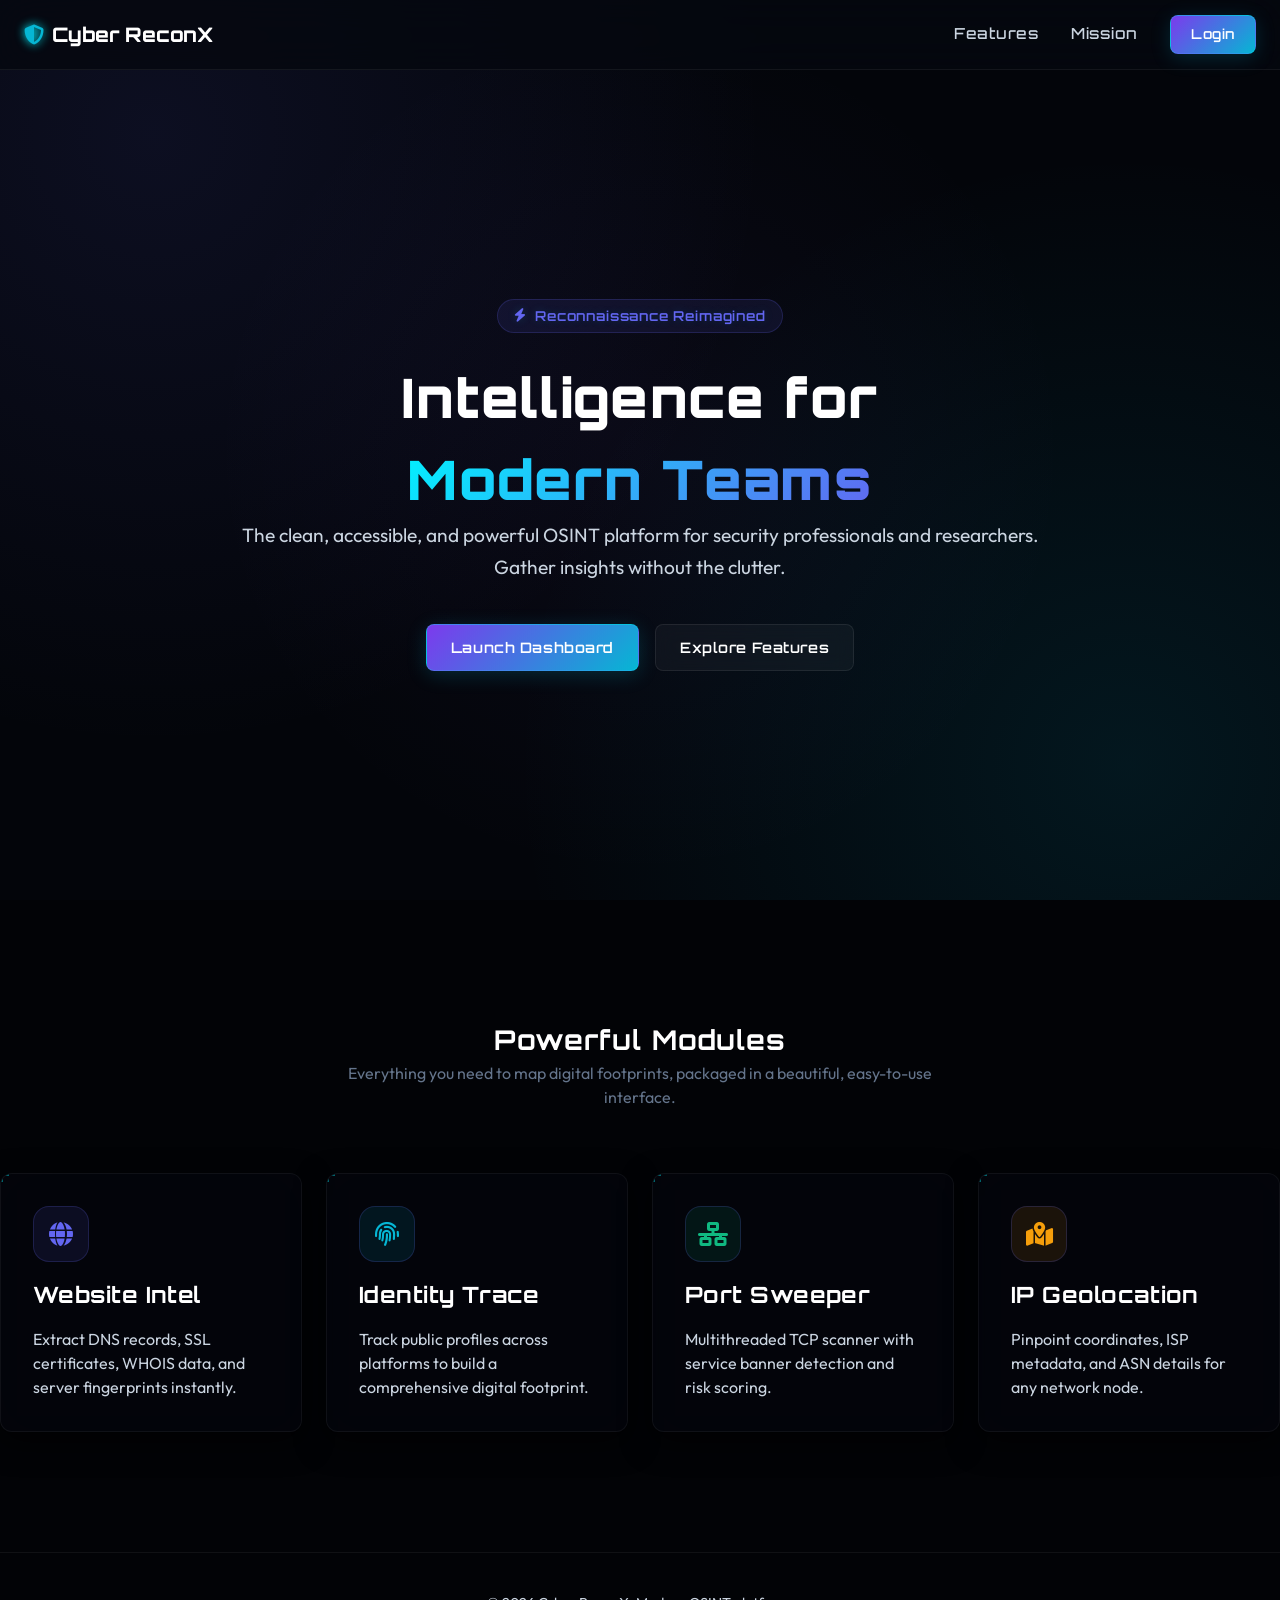
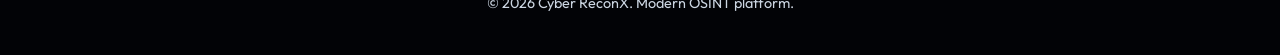
<file: templates/index.html>
<!DOCTYPE html>
<html lang="en">
<head>
    <meta charset="UTF-8">
    <meta name="viewport" content="width=device-width, initial-scale=1.0, maximum-scale=1.0, user-scalable=no">
    <title>Cyber ReconX — Modern Intelligence</title>
    <link rel="stylesheet" href="https://cdnjs.cloudflare.com/ajax/libs/font-awesome/6.4.0/css/all.min.css">
    <link rel="stylesheet" href="/static/css/style.css?v=2.0.8">
    <style>
        /* Landing Page Specific Additions */
        .navbar {
            position: fixed; top: 0; left: 0; right: 0;
            height: 70px; z-index: 1000;
            background: rgba(6, 8, 15, 0.8);
            backdrop-filter: blur(20px); -webkit-backdrop-filter: blur(20px);
            border-bottom: 1px solid var(--border-color);
            transition: all 0.3s ease;
        }
        .nav-content { display: flex; align-items: center; justify-content: space-between; height: 100%; }
        .logo { font-size: 1.25rem; font-weight: 800; color: #fff; text-decoration: none; display: flex; align-items: center; gap: 8px; }
        .logo i { color: var(--primary-cyan); }
        .nav-links { display: flex; gap: 32px; align-items: center; }
        .nav-link { color: var(--text-secondary); text-decoration: none; font-size: 0.95rem; font-weight: 500; transition: color 0.2s ease; }
        .nav-link:hover { color: #fff; }
        
        .hero { min-height: 100vh; display: flex; align-items: center; justify-content: center; position: relative; padding-top: 70px; text-align: center; }
        .hero-content { max-width: 800px; z-index: 2; position: relative; }
        .hero-badge {
            display: inline-flex; align-items: center; gap: 8px;
            padding: 6px 16px; border-radius: var(--radius-full);
            background: rgba(99, 102, 241, 0.1); border: 1px solid rgba(99, 102, 241, 0.2);
            color: var(--primary-indigo); font-size: 0.85rem; font-weight: 600; margin-bottom: 24px;
        }
        .hero p { font-size: 1.2rem; color: var(--text-secondary); margin-bottom: 40px; }
        .hero-actions { display: flex; gap: 16px; justify-content: center; }

        .features { padding: 120px 0; position: relative; z-index: 2; }
        .features-header { text-align: center; margin-bottom: 64px; }
        .features-grid { display: grid; grid-template-columns: repeat(auto-fit, minmax(300px, 1fr)); gap: 24px; }
        
        .feat-card { padding: 32px; display: flex; flex-direction: column; gap: 16px; }
        .feat-icon { width: 56px; height: 56px; border-radius: 16px; background: rgba(99, 102, 241, 0.1); display: flex; align-items: center; justify-content: center; font-size: 1.5rem; color: var(--primary-indigo); }
        
        .footer { padding: 40px 0; border-top: 1px solid var(--border-color); text-align: center; font-size: 0.9rem; position: relative; z-index: 2; }

        @media (max-width: 768px) {
            .nav-links { display: none; }
            .hero p { font-size: 1rem; }
            .hero-actions { flex-direction: column; }
        }
    </style>
</head>
<body>
    <div class="ambient-bg"></div>

    <nav class="navbar">
        <div class="container nav-content">
            <a href="/" class="logo"><i class="fa-solid fa-shield-halved"></i> Cyber ReconX</a>
            <div class="nav-links">
                <a href="#features" class="nav-link">Features</a>
                <a href="#mission" class="nav-link">Mission</a>
                <a href="/login" class="btn btn-primary" style="padding: 8px 20px; font-size: 0.85rem;">Login</a>
            </div>
        </div>
    </nav>

    <header class="hero container fade-in">
        <div class="hero-content">
            <div class="hero-badge slide-up stagger-1">
                <i class="fa-solid fa-bolt"></i> Reconnaissance Reimagined
            </div>
            <h1 class="slide-up stagger-2 mb-3">Intelligence for <span class="text-gradient">Modern Teams</span></h1>
            <p class="slide-up stagger-3">The clean, accessible, and powerful OSINT platform for security professionals and researchers. Gather insights without the clutter.</p>
            <div class="hero-actions slide-up stagger-4">
                <a href="/login" class="btn btn-primary">Launch Dashboard</a>
                <a href="#features" class="btn btn-secondary">Explore Features</a>
            </div>
        </div>
    </header>

    <section id="features" class="features container">
        <div class="features-header slide-up">
            <h2 class="mb-2">Powerful Modules</h2>
            <p style="max-width: 600px; margin: 0 auto; color: var(--text-muted);">Everything you need to map digital footprints, packaged in a beautiful, easy-to-use interface.</p>
        </div>
        <div class="features-grid">
            <div class="glass-card feat-card slide-up stagger-1">
                <div class="feat-icon"><i class="fa-solid fa-globe"></i></div>
                <h3>Website Intel</h3>
                <p class="text-muted">Extract DNS records, SSL certificates, WHOIS data, and server fingerprints instantly.</p>
            </div>
            <div class="glass-card feat-card slide-up stagger-2">
                <div class="feat-icon" style="background: rgba(6, 182, 212, 0.1); color: var(--primary-cyan);"><i class="fa-solid fa-fingerprint"></i></div>
                <h3>Identity Trace</h3>
                <p class="text-muted">Track public profiles across platforms to build a comprehensive digital footprint.</p>
            </div>
            <div class="glass-card feat-card slide-up stagger-3">
                <div class="feat-icon" style="background: rgba(16, 185, 129, 0.1); color: var(--status-success);"><i class="fa-solid fa-network-wired"></i></div>
                <h3>Port Sweeper</h3>
                <p class="text-muted">Multithreaded TCP scanner with service banner detection and risk scoring.</p>
            </div>
            <div class="glass-card feat-card slide-up stagger-4">
                <div class="feat-icon" style="background: rgba(245, 158, 11, 0.1); color: var(--status-warning);"><i class="fa-solid fa-map-location-dot"></i></div>
                <h3>IP Geolocation</h3>
                <p class="text-muted">Pinpoint coordinates, ISP metadata, and ASN details for any network node.</p>
            </div>
        </div>
    </section>

    <footer class="footer container">
        <p class="text-muted">&copy; 2026 Cyber ReconX. Modern OSINT platform.</p>
    </footer>

    <script>
        // Smooth scroll for anchor links
        document.querySelectorAll('a[href^="#"]').forEach(anchor => {
            anchor.addEventListener('click', function (e) {
                e.preventDefault();
                document.querySelector(this.getAttribute('href')).scrollIntoView({ behavior: 'smooth' });
            });
        });

        // Scroll animations
        const observerOptions = { threshold: 0.1, rootMargin: "0px 0px -50px 0px" };
        const observer = new IntersectionObserver((entries) => {
            entries.forEach(entry => {
                if (entry.isIntersecting) {
                    entry.target.style.animationPlayState = 'running';
                    observer.unobserve(entry.target);
                }
            });
        }, observerOptions);

        document.querySelectorAll('.slide-up').forEach(el => {
            el.style.animationPlayState = 'paused';
            observer.observe(el);
        });
    </script>
</body>
</html>
</file>
<file: static/css/style.css>
/* ═════════════════════════════════════════════════════════════════
   MODERN NEON-CYBER SAAS DESIGN SYSTEM — CYBER RECONX
   ═════════════════════════════════════════════════════════════════ */

@import url('https://fonts.googleapis.com/css2?family=Outfit:wght@300;400;500;600;700;800;900&display=swap');
@import url('https://fonts.googleapis.com/css2?family=Orbitron:wght@400;500;600;700;800;900&display=swap');
@import url('https://fonts.googleapis.com/css2?family=JetBrains+Mono:wght@400;500;700&display=swap');

:root {
    /* Base Colors - Futuristic Ultra Dark Obsidian */
    --bg-base: #020306;
    --bg-surface: rgba(4, 5, 9, 0.85);
    --bg-card: rgba(8, 11, 22, 0.35);
    --bg-card-hover: rgba(14, 20, 42, 0.55);
    
    /* Primary Gradient Accents */
    --primary-blue: #1d4ed8;
    --primary-indigo: #6366f1;
    --primary-cyan: #06b6d4;
    --primary-violet: #8b5cf6;
    --primary-gradient: linear-gradient(135deg, #7c3aed 0%, #06b6d4 100%);
    --primary-glow: rgba(124, 58, 237, 0.25);
    
    /* Cyber Neon Glow Highlights */
    --neon-cyan: #00f3ff;
    --neon-violet: #a78bfa;
    --neon-green: #10b981;
    --neon-red: #ff0055;
    
    /* Soft Status Colors */
    --status-success: #10b981;
    --status-success-bg: rgba(16, 185, 129, 0.08);
    --status-warning: #f59e0b;
    --status-warning-bg: rgba(245, 158, 11, 0.08);
    --status-danger: #ef4444;
    --status-danger-bg: rgba(239, 68, 68, 0.08);

    /* Text Hierarchy */
    --text-primary: #ffffff;
    --text-secondary: #cbd5e1;
    --text-muted: #64748b;

    /* Borders & Accents */
    --border-color: rgba(255, 255, 255, 0.06);
    --border-color-hover: rgba(6, 182, 212, 0.3);
    --border-focus: rgba(6, 182, 212, 0.6);
    --border-cyan-glow: rgba(0, 243, 255, 0.3);

    /* Border Radius tokens */
    --radius-sm: 8px;
    --radius-md: 12px;
    --radius-lg: 18px;
    --radius-xl: 24px;
    --radius-full: 9999px;

    /* Shadows & Glows */
    --shadow-sm: 0 4px 8px rgba(0, 0, 0, 0.5);
    --shadow-md: 0 10px 30px rgba(0, 0, 0, 0.7);
    --shadow-lg: 0 20px 50px rgba(0, 0, 0, 0.95);
    --shadow-cyan-glow: 0 0 25px rgba(6, 182, 212, 0.15);
}

/* ─── BASE RESET & DEFAULTS ───────────────── */
* {
    margin: 0;
    padding: 0;
    box-sizing: border-box;
}

html {
    scroll-behavior: smooth;
}

body {
    background-color: var(--bg-base);
    color: var(--text-secondary);
    font-family: 'Outfit', sans-serif;
    line-height: 1.5;
    overflow-x: hidden;
    -webkit-font-smoothing: antialiased;
    -moz-osx-font-smoothing: grayscale;
}

/* ─── CRITICAL UTILITIES ───────────────────── */
.hidden {
    display: none !important;
}

/* Custom Scrollbar - High Tech Thin Track */
::-webkit-scrollbar {
    width: 8px;
    height: 8px;
}
::-webkit-scrollbar-track {
    background: #030408;
}
::-webkit-scrollbar-thumb {
    background: rgba(255, 255, 255, 0.08);
    border-radius: var(--radius-full);
    border: 1px solid rgba(0, 243, 255, 0.03);
}
::-webkit-scrollbar-thumb:hover {
    background: rgba(6, 182, 212, 0.4);
    box-shadow: 0 0 10px rgba(6, 182, 212, 0.5);
}

/* ─── DYNAMIC CYBER BACKGROUND ─────────────── */
.ambient-bg {
    position: fixed;
    top: 0; left: 0; width: 100vw; height: 100vh;
    z-index: -1;
    overflow: hidden;
    pointer-events: none;
    background: 
        radial-gradient(circle at 12% 15%, rgba(99, 102, 241, 0.1) 0%, transparent 45%),
        radial-gradient(circle at 88% 85%, rgba(6, 182, 212, 0.1) 0%, transparent 45%),
        radial-gradient(circle at 50% 50%, rgba(139, 92, 246, 0.05) 0%, transparent 55%),
        #03050a;
}

/* ─── TYPOGRAPHY REFINE ────────────────────── */
h1, h2, h3, h4, h5, h6 {
    color: var(--text-primary);
    font-weight: 700;
    letter-spacing: -0.01em;
}

h1 { font-family: 'Orbitron', sans-serif; font-size: clamp(2.2rem, 5vw, 3.4rem); font-weight: 900; letter-spacing: 0.02em; }
h2 { font-family: 'Orbitron', sans-serif; font-size: 1.7rem; letter-spacing: 0.04em; }
h3 { font-family: 'Orbitron', sans-serif; font-size: 1.4rem; letter-spacing: 0.02em; }
h4 { font-family: 'Orbitron', sans-serif; font-size: 1.15rem; font-weight: 600; }

.text-gradient {
    background: linear-gradient(135deg, var(--neon-cyan) 0%, var(--primary-indigo) 100%);
    -webkit-background-clip: text;
    -webkit-text-fill-color: transparent;
    background-clip: text;
    display: inline-block;
}

.mono-text, .share-tech-mono {
    font-family: 'JetBrains Mono', 'Courier New', monospace;
    font-size: 0.85rem;
    letter-spacing: 0.04em;
}

/* ─── CONTAINER UTILITIES ──────────────────── */
.container {
    max-width: 1360px;
    margin: 0 auto;
    padding: 0 24px;
}

.flex-center { display: flex; align-items: center; justify-content: center; }
.flex-between { display: flex; align-items: center; justify-content: space-between; }

/* ─── BUTTONS ──────────────────────────────── */
.btn {
    display: inline-flex; align-items: center; justify-content: center;
    gap: 8px; padding: 12px 24px;
    border-radius: var(--radius-sm);
    font-size: 0.9rem; font-weight: 600;
    cursor: pointer; text-decoration: none;
    transition: all 0.25s cubic-bezier(0.4, 0, 0.2, 1);
    border: 1px solid transparent;
    outline: none;
    letter-spacing: 0.04em;
    font-family: 'Orbitron', sans-serif;
}

.btn-primary {
    background: var(--primary-gradient);
    color: #ffffff;
    box-shadow: 0 4px 20px rgba(6, 182, 212, 0.2);
    border: 1px solid rgba(0, 243, 255, 0.25);
}

.btn-primary:hover {
    box-shadow: 0 0 25px rgba(6, 182, 212, 0.5);
    transform: translateY(-2px);
    border-color: var(--neon-cyan);
}

.btn-secondary {
    background: rgba(255, 255, 255, 0.04);
    color: var(--text-primary);
    border: 1px solid rgba(255, 255, 255, 0.08);
    backdrop-filter: blur(10px);
    -webkit-backdrop-filter: blur(10px);
}

.btn-secondary:hover {
    background: rgba(255, 255, 255, 0.08);
    border-color: rgba(6, 182, 212, 0.4);
    color: #fff;
    transform: translateY(-2px);
    box-shadow: 0 0 15px rgba(6, 182, 212, 0.1);
}

.w-full { width: 100%; }
.btn-sm { padding: 8px 16px; font-size: 0.8rem; }

/* ─── INPUT CONSOLE CONTROLS ───────────────── */
.input-group { position: relative; margin-bottom: 22px; }

.form-control {
    width: 100%;
    background: rgba(3, 5, 10, 0.8);
    border: 1px solid rgba(255, 255, 255, 0.08);
    border-radius: var(--radius-sm);
    padding: 14px 16px;
    color: var(--text-primary);
    font-size: 0.95rem;
    font-family: 'JetBrains Mono', monospace;
    transition: all 0.3s ease;
}

.form-control::placeholder { color: var(--text-muted); font-size: 0.9rem; }

.form-control:focus {
    border-color: rgba(6, 182, 212, 0.8);
    box-shadow: 0 0 20px rgba(6, 182, 212, 0.2);
    background: rgba(3, 5, 10, 0.95);
    outline: none;
}

.form-icon {
    position: absolute;
    left: 16px; top: 50%;
    transform: translateY(-50%);
    color: var(--text-muted);
}
.form-control.has-icon { padding-left: 44px; }

/* ─── GLASS PANELS (SaaS Cards) ─────────────── */
.glass-card, .panel {
    background: var(--bg-card);
    backdrop-filter: blur(25px);
    -webkit-backdrop-filter: blur(25px);
    border: 1px solid rgba(255, 255, 255, 0.05);
    border-radius: var(--radius-md);
    box-shadow: var(--shadow-md);
    transition: all 0.3s cubic-bezier(0.25, 0.8, 0.25, 1);
    position: relative;
    overflow: hidden;
}

/* Corner bracket tech aesthetics for glass cards */
.glass-card::before {
    content: '';
    position: absolute;
    top: 0; left: 0; width: 6px; height: 6px;
    border-top: 2px solid rgba(0, 243, 255, 0.4);
    border-left: 2px solid rgba(0, 243, 255, 0.4);
    pointer-events: none;
}

.glass-card:hover {
    background: var(--bg-card-hover);
    border-color: rgba(6, 182, 212, 0.35);
    box-shadow: var(--shadow-lg), 0 0 25px rgba(6, 182, 212, 0.08);
    transform: translateY(-2px);
}

.glass-card:hover::before {
    border-color: var(--neon-cyan);
    box-shadow: 0 0 5px var(--neon-cyan);
}

/* ─── BADGES ───────────────────────────────── */
.badge {
    display: inline-flex; align-items: center; gap: 6px;
    padding: 4px 12px; border-radius: var(--radius-sm);
    font-size: 0.75rem; font-weight: 700; text-transform: uppercase;
    letter-spacing: 0.06em;
    font-family: 'Orbitron', sans-serif;
    border: 1px solid transparent;
}

.badge-success { background: rgba(16, 185, 129, 0.08); color: var(--neon-green); border-color: rgba(16, 185, 129, 0.25); }
.badge-warning { background: rgba(245, 158, 11, 0.08); color: var(--status-warning); border-color: rgba(245, 158, 11, 0.25); }
.badge-danger { background: rgba(239, 68, 68, 0.08); color: var(--neon-red); border-color: rgba(239, 68, 68, 0.25); }
.badge-info { background: rgba(6, 182, 212, 0.08); color: var(--neon-cyan); border-color: rgba(6, 182, 212, 0.25); }

.bg-red { background: rgba(239, 68, 68, 0.12) !important; color: var(--status-danger) !important; border: 1px solid rgba(239, 68, 68, 0.3) !important; }
.bg-yellow { background: rgba(245, 158, 11, 0.12) !important; color: var(--status-warning) !important; border: 1px solid rgba(245, 158, 11, 0.3) !important; }
.bg-cyan { background: rgba(6, 182, 212, 0.12) !important; color: var(--neon-cyan) !important; border: 1px solid rgba(6, 182, 212, 0.3) !important; }

/* ─── DYNAMIC LAYOUT & ROUTING (SPA) ───────── */
.dashboard-layout { display: flex; height: 100vh; overflow: hidden; }

/* SIDEBAR RE-DESIGN */
.sidebar {
    width: 280px; background: rgba(5, 7, 13, 0.98);
    backdrop-filter: blur(30px);
    -webkit-backdrop-filter: blur(30px);
    border-right: 1px solid rgba(255, 255, 255, 0.04);
    display: flex; flex-direction: column; z-index: 100;
    box-shadow: 10px 0 40px rgba(0, 0, 0, 0.8);
}
.sidebar-header { padding: 24px; border-bottom: 1px solid rgba(255, 255, 255, 0.04); }
.sidebar-logo { font-family: 'Orbitron', sans-serif; font-size: 1.2rem; font-weight: 900; color: #fff; display: flex; align-items: center; gap: 10px; letter-spacing: 0.06em; }
.sidebar-logo i { color: var(--neon-cyan); text-shadow: 0 0 10px var(--neon-cyan); }

.sidebar-user { padding: 22px 24px; display: flex; align-items: center; gap: 14px; border-bottom: 1px solid rgba(255, 255, 255, 0.04); background: rgba(255,255,255,0.005); }
.user-avatar { width: 44px; height: 44px; border-radius: var(--radius-sm); background: rgba(255,255,255,0.02); border: 1px solid rgba(6, 182, 212, 0.25); display: flex; align-items: center; justify-content: center; color: var(--neon-cyan); font-weight: 700; overflow: hidden; }
.user-info { display: flex; flex-direction: column; }
.user-name { font-size: 0.9rem; font-weight: 600; color: #fff; letter-spacing: 0.03em; }
.user-status { font-size: 0.72rem; color: var(--text-muted); display: flex; align-items: center; gap: 6px; font-family: 'JetBrains Mono', monospace; }
.pulse-dot { width: 7px; height: 7px; border-radius: 50%; background: var(--status-success); box-shadow: 0 0 10px var(--status-success); animation: pulse-soft 2s infinite; }

.nav-menu { flex: 1; padding: 22px 14px; overflow-y: auto; display: flex; flex-direction: column; gap: 6px; }
.nav-label { font-family: 'Orbitron', sans-serif; font-size: 0.75rem; font-weight: 700; color: var(--text-muted); text-transform: uppercase; letter-spacing: 0.08em; padding: 0 12px; margin-bottom: 8px; margin-top: 14px; }
.nav-item {
    display: flex; align-items: center; gap: 14px;
    padding: 12px 16px; border-radius: var(--radius-sm);
    color: var(--text-secondary); text-decoration: none; font-weight: 500; font-size: 0.92rem;
    transition: all 0.2s cubic-bezier(0.4, 0, 0.2, 1); cursor: pointer;
    border-left: 3px solid transparent;
}
.nav-item:hover { color: #fff; background: rgba(255, 255, 255, 0.02); padding-left: 20px; }
.nav-item.active { 
    color: #fff; 
    background: linear-gradient(90deg, rgba(6, 182, 212, 0.1) 0%, transparent 100%);
    border-left-color: var(--neon-cyan);
    font-weight: 600;
}
.nav-item.active i { color: var(--neon-cyan); text-shadow: 0 0 10px rgba(0, 243, 255, 0.5); }
.nav-item i { width: 20px; text-align: center; font-size: 1.05rem; }

.sidebar-footer { padding: 22px 24px; border-top: 1px solid rgba(255, 255, 255, 0.04); }
.clock-display { font-family: 'JetBrains Mono', monospace; font-size: 1.4rem; font-weight: 700; color: #fff; margin-bottom: 12px; letter-spacing: 0.06em; text-shadow: 0 0 10px rgba(255,255,255,0.1); }

/* MAIN CONTENT */
.main-content { flex: 1; display: flex; flex-direction: column; overflow: hidden; background: var(--bg-base); position: relative; }

.topbar {
    height: 70px; padding: 0 32px;
    background: rgba(4, 6, 12, 0.85); backdrop-filter: blur(20px);
    -webkit-backdrop-filter: blur(20px);
    border-bottom: 1px solid rgba(255, 255, 255, 0.04);
    display: flex; align-items: center; justify-content: space-between;
    z-index: 10;
}
.topbar-title { font-family: 'Orbitron', sans-serif; font-size: 1.05rem; font-weight: 700; color: #fff; text-transform: uppercase; letter-spacing: 0.06em; }

.workspace { flex: 1; padding: 32px; overflow-y: auto; }

/* ─── DASHBOARD STATS WIDGETS ──────────────── */
.stats-grid { display: grid; grid-template-columns: repeat(auto-fit, minmax(230px, 1fr)); gap: 24px; margin-bottom: 32px; }
.stat-card { padding: 24px; display: flex; justify-content: space-between; align-items: center; }
.stat-info { display: flex; flex-direction: column; gap: 6px; }
.stat-label { font-size: 0.75rem; color: var(--text-muted); font-weight: 600; text-transform: uppercase; letter-spacing: 0.06em; }
.stat-value { font-family: 'Orbitron', sans-serif; font-size: 2.3rem; font-weight: 900; color: #fff; line-height: 1; }
.stat-icon { width: 50px; height: 50px; border-radius: var(--radius-sm); display: flex; align-items: center; justify-content: center; font-size: 1.35rem; }

.b-blue { background: rgba(59, 130, 246, 0.08); color: #3b82f6; border: 1px solid rgba(59, 130, 246, 0.2); }
.b-red { background: rgba(239, 68, 68, 0.08); color: #ef4444; border: 1px solid rgba(239, 68, 68, 0.2); }
.b-yellow { background: rgba(245, 158, 11, 0.08); color: #f59e0b; border: 1px solid rgba(245, 158, 11, 0.2); }
.b-indigo { background: rgba(99, 102, 241, 0.08); color: #6366f1; border: 1px solid rgba(99, 102, 241, 0.2); }

.grid-2 { display: grid; grid-template-columns: 1fr 1fr; gap: 32px; margin-bottom: 32px; }
.panel-header { font-family: 'Orbitron', sans-serif; font-size: 1rem; font-weight: 700; color: #fff; margin-bottom: 22px; display: flex; justify-content: space-between; align-items: center; letter-spacing: 0.04em; }

.chart-container { height: 260px; position: relative; }
.activity-feed { height: 260px; overflow-y: auto; padding-right: 8px; }
.activity-feed p { font-family: 'JetBrains Mono', monospace; font-size: 0.8rem; margin-bottom: 8px; padding: 12px; background: rgba(3,5,10,0.5); border-radius: var(--radius-sm); border: 1px solid rgba(255,255,255,0.03); line-height: 1.45; }

/* ─── SPA VIEWS TRANSITION ─────────────────── */
.tab-content { display: none; }
.tab-content.active { display: block; animation: fadeIn 0.4s cubic-bezier(0.16, 1, 0.3, 1) forwards; }

.tool-header { max-width: 800px; margin-bottom: 32px; }
.tool-header h2 { font-size: 1.65rem; margin-bottom: 10px; display: flex; align-items: center; gap: 12px; }
.tool-header p { font-size: 0.95rem; color: var(--text-secondary); line-height: 1.5; }

/* DATA TABLES */
.results-header { display: flex; justify-content: space-between; align-items: flex-end; padding: 24px; border-bottom: 1px solid rgba(255,255,255,0.04); background: rgba(3,5,10,0.4); border-radius: var(--radius-md) var(--radius-md) 0 0; }

.data-table { width: 100%; border-collapse: collapse; text-align: left; }
.data-table th { padding: 16px 24px; font-family: 'Orbitron', sans-serif; font-size: 0.75rem; font-weight: 700; color: var(--text-muted); text-transform: uppercase; border-bottom: 2px solid rgba(255,255,255,0.04); letter-spacing: 0.06em; }
.data-table td { padding: 16px 24px; border-bottom: 1px solid rgba(255,255,255,0.03); font-size: 0.9rem; color: var(--text-secondary); }
.data-table tr:hover td { color: #fff; background: rgba(255, 255, 255, 0.008); }

.grid-detail { display: grid; grid-template-columns: 1fr 1fr; gap: 24px; padding: 24px; }
.detail-group { margin-bottom: 16px; }
.detail-label { font-size: 0.78rem; color: var(--text-muted); font-weight: 600; text-transform: uppercase; letter-spacing: 0.04em; margin-bottom: 6px; }
.detail-value { font-size: 0.98rem; font-weight: 500; color: #fff; }

/* ─── DYNAMIC METADATA GRID DISPLAY ────────── */
.cyber-score-card {
    transition: all 0.3s ease;
}
.cyber-score-card:hover {
    border-color: rgba(6, 182, 212, 0.4) !important;
    box-shadow: 0 0 20px rgba(6, 182, 212, 0.12);
}

.image-grid-split {
    transition: all 0.3s ease;
}

@media (max-width: 1024px) {
    .image-grid-split { grid-template-columns: 1fr !important; }
}

/* ─── DRAG-AND-DROP CYBER UPLOAD ZONE ──────── */
#image-drop-zone {
    position: relative;
    overflow: hidden;
    border: 2px dashed rgba(6, 182, 212, 0.3) !important;
    transition: all 0.3s cubic-bezier(0.25, 0.8, 0.25, 1);
    background: rgba(3, 5, 10, 0.5) !important;
}

#image-drop-zone::before {
    content: '';
    position: absolute;
    top: -100%; left: 0; width: 100%; height: 3px;
    background: linear-gradient(90deg, transparent, var(--neon-cyan), transparent);
    box-shadow: 0 0 12px var(--neon-cyan);
    opacity: 0;
    transition: opacity 0.3s ease;
}

#image-drop-zone.dragover, #image-drop-zone:hover {
    border-color: var(--neon-cyan) !important;
    background: rgba(6, 182, 212, 0.04) !important;
    box-shadow: 0 0 30px rgba(6, 182, 212, 0.12);
}

#image-drop-zone.dragover::before {
    opacity: 1;
    animation: laser-sweep 2.5s infinite linear;
}

@keyframes laser-sweep {
    0% { top: 0%; }
    50% { top: 100%; }
    100% { top: 0%; }
}

/* Upload Preview Panel */
#upload-preview-area {
    border: 1px solid rgba(6, 182, 212, 0.25);
    box-shadow: inset 0 0 16px rgba(6, 182, 212, 0.08);
}

/* Spinner */
.spinner {
    width: 32px; height: 32px;
    border: 3px solid rgba(6, 182, 212, 0.15);
    border-top-color: var(--neon-cyan);
    border-radius: 50%;
    animation: spin 0.8s linear infinite;
    box-shadow: 0 0 12px rgba(0, 243, 255, 0.2);
}
@keyframes spin { to { transform: rotate(360deg); } }

/* ─── AI SIMILAR PHOTOS MATCH CARDS ────────── */
.match-card {
    background: rgba(3, 5, 10, 0.5);
    border: 1px solid rgba(255, 255, 255, 0.04);
    border-radius: var(--radius-md);
    padding: 20px;
    display: flex;
    flex-direction: column;
    gap: 14px;
    transition: all 0.3s cubic-bezier(0.25, 0.8, 0.25, 1);
}

.match-card:hover {
    background: rgba(16, 24, 48, 0.6);
    border-color: rgba(6, 182, 212, 0.35);
    box-shadow: 0 10px 30px rgba(0, 0, 0, 0.5), 0 0 20px rgba(6, 182, 212, 0.05);
}

.match-card-header {
    display: flex;
    justify-content: space-between;
    align-items: center;
    border-bottom: 1px solid rgba(255, 255, 255, 0.04);
    padding-bottom: 10px;
}

.match-category-tag {
    font-family: 'Orbitron', sans-serif;
    font-size: 0.78rem;
    font-weight: 700;
    color: var(--neon-cyan);
    letter-spacing: 0.06em;
}

.match-type-badge {
    font-size: 0.68rem;
    font-weight: 800;
    padding: 3px 10px;
    border-radius: var(--radius-sm);
    letter-spacing: 0.04em;
    font-family: 'Orbitron', sans-serif;
}

.match-type-exact { background: rgba(16, 185, 129, 0.08); color: var(--neon-green); border: 1px solid rgba(16, 185, 129, 0.25); }
.match-type-high { background: rgba(245, 158, 11, 0.08); color: var(--status-warning); border: 1px solid rgba(245, 158, 11, 0.25); }
.match-type-partial { background: rgba(99, 102, 241, 0.08); color: var(--primary-indigo); border: 1px solid rgba(99, 102, 241, 0.25); }

.match-details-body {
    display: flex;
    gap: 20px;
    align-items: flex-start;
}

@media (max-width: 1200px) {
    .match-details-body { flex-direction: column; }
    .match-details-right { width: 100% !important; min-width: 100% !important; }
}

.match-thumb-preview {
    width: 100px;
    height: 100px;
    min-width: 100px;
    border-radius: var(--radius-sm);
    overflow: hidden;
    border: 1px solid rgba(255, 255, 255, 0.08);
    background: #020305;
    box-shadow: 0 4px 12px rgba(0,0,0,0.4);
}

.match-thumb-img {
    width: 100%;
    height: 100%;
    object-fit: cover;
    transition: transform 0.4s ease;
}
.match-card:hover .match-thumb-img {
    transform: scale(1.1);
}

.match-details-left {
    flex: 1;
    display: flex;
    flex-direction: column;
    gap: 8px;
}

.match-source-title {
    font-size: 1rem;
    font-weight: 600;
    color: #fff;
    letter-spacing: 0.02em;
}

.match-summary-text {
    font-size: 0.85rem;
    color: var(--text-secondary);
    line-height: 1.45;
}

/* Suggestion Block */
.match-recon-suggestion {
    background: rgba(99, 102, 241, 0.04);
    border-left: 3px solid var(--primary-indigo);
    padding: 8px 14px;
    border-radius: 0 var(--radius-sm) var(--radius-sm) 0;
    margin-top: 4px;
}

.suggestion-label {
    font-size: 0.72rem;
    font-weight: 800;
    color: var(--primary-indigo);
    display: flex;
    align-items: center;
    gap: 6px;
    font-family: 'Orbitron', sans-serif;
    letter-spacing: 0.03em;
}

.suggestion-text {
    font-size: 0.8rem;
    color: #e2e8f0;
    margin-top: 3px;
    line-height: 1.45;
}

.match-meta-info {
    display: flex;
    flex-wrap: wrap;
    gap: 14px;
    margin-top: 6px;
    font-family: 'JetBrains Mono', monospace;
    font-size: 0.72rem;
    color: var(--text-muted);
}

.match-meta-info span {
    display: flex;
    align-items: center;
    gap: 5px;
}

.match-details-right {
    width: 160px;
    min-width: 160px;
    display: flex;
    flex-direction: column;
    justify-content: space-between;
    align-self: stretch;
}

.match-confidence-container {
    display: flex;
    flex-direction: column;
    gap: 6px;
}

.match-confidence-txt {
    font-family: 'JetBrains Mono', monospace;
    font-size: 0.75rem;
    font-weight: 600;
    color: #fff;
    text-align: right;
}

.match-bar-container {
    height: 6px;
    background: rgba(255, 255, 255, 0.04);
    border-radius: var(--radius-full);
    overflow: hidden;
}

.match-bar-fill {
    height: 100%;
    border-radius: var(--radius-full);
    transition: width 0.8s ease-in-out;
}

.bg-green-fill { background: linear-gradient(90deg, #10b981, #00ff66); box-shadow: 0 0 10px rgba(16, 185, 129, 0.3); }
.bg-yellow-fill { background: linear-gradient(90deg, #f59e0b, #fbbf24); box-shadow: 0 0 10px rgba(245, 158, 11, 0.3); }
.bg-cyan-fill { background: linear-gradient(90deg, #06b6d4, #00f3ff); box-shadow: 0 0 10px rgba(6, 182, 212, 0.3); }

.btn-glow {
    box-shadow: 0 2px 10px rgba(6, 182, 212, 0.15);
}
.btn-glow:hover {
    box-shadow: 0 0 20px rgba(6, 182, 212, 0.4);
    border-color: var(--neon-cyan);
}

/* Security Headers Pills */
.header-pill {
    background: rgba(255, 255, 255, 0.005);
    border: 1px solid rgba(255, 255, 255, 0.03);
    border-radius: var(--radius-sm);
    padding: 12px 16px;
    display: flex;
    justify-content: space-between;
    align-items: center;
    transition: all 0.2s ease;
}
.header-pill:hover { background: rgba(255, 255, 255, 0.02); border-color: rgba(255,255,255,0.08); }
.header-pill.secure { border-left: 4px solid var(--status-success); }
.header-pill.warning { border-left: 4px solid var(--status-danger); }

.header-pill-left { display: flex; flex-direction: column; gap: 4px; }
.header-pill-name { font-family: 'JetBrains Mono', monospace; font-size: 0.85rem; font-weight: 600; color: #fff; }
.header-pill-desc { font-size: 0.75rem; color: var(--text-secondary); }

.status-badge { font-size: 0.7rem; font-weight: 700; padding: 3px 8px; border-radius: 4px; }
.status-badge.secure { background: rgba(16, 185, 129, 0.1); color: var(--status-success); }
.status-badge.warning { background: rgba(239, 68, 68, 0.1); color: var(--status-danger); }

/* Username Profile Footprint cards */
.profile-stat-card {
    background: rgba(255, 255, 255, 0.005);
    border: 1px solid rgba(255, 255, 255, 0.03);
    border-radius: var(--radius-sm);
    padding: 14px 18px;
    display: flex;
    justify-content: space-between;
    align-items: center;
    transition: all 0.2s ease;
}
.profile-stat-card:hover { border-color: rgba(6, 182, 212, 0.25); background: rgba(255, 255, 255, 0.02); }
.card-found { border-left: 4px solid var(--primary-cyan) !important; }
.profile-card-left { display: flex; flex-direction: column; gap: 4px; }
.profile-platform { font-size: 0.92rem; font-weight: 600; color: #fff; }
.resolved-handle { font-family: 'JetBrains Mono', monospace; font-size: 0.78rem; color: #c084fc; }

.status-found {
    font-size: 0.8rem; font-weight: 600; color: var(--neon-cyan);
    text-decoration: none; display: flex; align-items: center; gap: 6px;
    font-family: 'Orbitron', sans-serif;
    letter-spacing: 0.02em;
}
.status-found:hover { color: #fff; text-shadow: 0 0 8px var(--neon-cyan); }
.status-missing { font-size: 0.8rem; color: var(--text-muted); display: flex; align-items: center; gap: 6px; font-family: 'Orbitron', sans-serif; }

/* ─── DYNAMIC OPSEC WARNINGS ───────────────── */
.text-purple { color: #c084fc !important; }
.text-cyan { color: var(--neon-cyan) !important; }
.text-yellow { color: var(--status-warning) !important; }
.text-red { color: var(--neon-red) !important; }
.text-green { color: var(--neon-green) !important; }

/* ─── MOBILE LAYOUT COMPATIBILITY ──────────── */
.mobile-overlay { display: none; position: fixed; inset: 0; background: rgba(0,0,0,0.85); z-index: 90; backdrop-filter: blur(8px); }
.mobile-overlay.show { display: block; }

@media (max-width: 1024px) {
    .grid-2 { grid-template-columns: 1fr; }
}
@media (max-width: 768px) {
    .sidebar { position: fixed; left: -280px; height: 100vh; transition: transform 0.3s cubic-bezier(0.4, 0, 0.2, 1); }
    .sidebar.open { transform: translateX(280px); }
    .menu-toggle { display: block !important; }
    .topbar { padding: 0 20px; }
    .workspace { padding: 20px; }
    .stats-grid { grid-template-columns: 1fr 1fr; }
    .results-header { flex-direction: column; align-items: flex-start; gap: 14px; }
    .grid-detail { grid-template-columns: 1fr; padding: 16px; }
}
@media (max-width: 480px) {
    .stats-grid { grid-template-columns: 1fr; }
}

/* ─── LANDING PAGE HERO AND NAVBAR ─────────── */
.navbar {
    position: fixed; top: 0; left: 0; right: 0;
    height: 70px; z-index: 1000;
    background: rgba(4, 5, 8, 0.85);
    backdrop-filter: blur(25px);
    -webkit-backdrop-filter: blur(25px);
    border-bottom: 1px solid rgba(255, 255, 255, 0.04);
    transition: all 0.3s ease;
}
.nav-content { display: flex; align-items: center; justify-content: space-between; height: 100%; }
.logo { font-family: 'Orbitron', sans-serif; font-size: 1.25rem; font-weight: 900; color: #fff; text-decoration: none; display: flex; align-items: center; gap: 10px; }
.logo i { color: var(--neon-cyan); text-shadow: 0 0 10px var(--neon-cyan); }
.nav-links { display: flex; gap: 32px; align-items: center; }
.nav-link { color: var(--text-secondary); text-decoration: none; font-size: 0.92rem; font-weight: 500; transition: color 0.2s ease; font-family: 'Orbitron', sans-serif; letter-spacing: 0.05em; }
.nav-link:hover { color: #fff; text-shadow: 0 0 8px var(--neon-cyan); }

.hero { min-height: 100vh; display: flex; align-items: center; justify-content: center; position: relative; padding-top: 70px; text-align: center; }
.hero-content { max-width: 800px; z-index: 2; position: relative; }
.hero-badge {
    display: inline-flex; align-items: center; gap: 8px;
    padding: 6px 16px; border-radius: var(--radius-full);
    background: rgba(6, 182, 212, 0.05); border: 1px solid rgba(6, 182, 212, 0.2);
    color: var(--neon-cyan); font-size: 0.8rem; font-weight: 700; margin-bottom: 24px;
    font-family: 'Orbitron', sans-serif; letter-spacing: 0.06em;
    text-shadow: 0 0 10px rgba(6, 182, 212, 0.2);
}
.hero p { font-size: 1.25rem; color: var(--text-secondary); margin-bottom: 40px; line-height: 1.65; }
.hero-actions { display: flex; gap: 16px; justify-content: center; }

.features { padding: 120px 0; position: relative; z-index: 2; }
.features-header { text-align: center; margin-bottom: 64px; }
.features-grid { display: grid; grid-template-columns: repeat(auto-fit, minmax(300px, 1fr)); gap: 24px; }

.feat-card { padding: 32px; display: flex; flex-direction: column; gap: 16px; }
.feat-icon { width: 56px; height: 56px; border-radius: 12px; background: rgba(99, 102, 241, 0.08); display: flex; align-items: center; justify-content: center; font-size: 1.5rem; color: var(--primary-indigo); border: 1px solid rgba(99, 102, 241, 0.2); }

.footer { padding: 40px 0; border-top: 1px solid rgba(255, 255, 255, 0.04); text-align: center; font-size: 0.85rem; position: relative; z-index: 2; }

@keyframes fadeIn {
    from { opacity: 0; transform: translateY(10px); }
    to { opacity: 1; transform: translateY(0); }
}

@keyframes pulse-soft {
    0% { opacity: 0.6; }
    50% { opacity: 1; }
    100% { opacity: 0.6; }
}

@media (max-width: 768px) {
    .nav-links { display: none; }
    .hero p { font-size: 1rem; }
    .hero-actions { flex-direction: column; width: 100%; }
    .hero-actions .btn { width: 100%; }
}

/* ─── PREMIUM SOURCE SPOTLIGHT CARD & MIRRORS ─── */

.spotlight-card {
    position: relative;
    background: linear-gradient(135deg, rgba(8, 14, 28, 0.95) 0%, rgba(4, 7, 15, 0.98) 100%);
    backdrop-filter: blur(25px);
    -webkit-backdrop-filter: blur(25px);
    border: 1.5px solid rgba(0, 243, 255, 0.25);
    border-radius: var(--radius-md);
    padding: 24px;
    margin-bottom: 24px;
    box-shadow: 0 12px 40px rgba(0, 0, 0, 0.65), 0 0 30px rgba(0, 243, 255, 0.08);
    overflow: hidden;
    transition: all 0.3s cubic-bezier(0.25, 0.8, 0.25, 1);
}

.spotlight-card:hover {
    border-color: var(--neon-cyan);
    box-shadow: 0 16px 50px rgba(0, 0, 0, 0.85), 0 0 40px rgba(0, 243, 255, 0.15);
    transform: translateY(-2.5px);
}

/* Corner bracket accents for spotlight */
.spotlight-card::after {
    content: '';
    position: absolute;
    bottom: 0; right: 0; width: 8px; height: 8px;
    border-bottom: 2px solid var(--neon-cyan);
    border-right: 2px solid var(--neon-cyan);
    pointer-events: none;
}

.spotlight-glow-border {
    position: absolute;
    top: 0; left: 0; right: 0; height: 3px;
    background: linear-gradient(90deg, transparent, var(--neon-cyan), var(--primary-indigo), transparent);
    box-shadow: 0 0 15px rgba(0, 243, 255, 0.4);
    opacity: 0.8;
}

.spotlight-badge-container {
    display: flex;
    justify-content: space-between;
    align-items: center;
    margin-bottom: 18px;
    flex-wrap: wrap;
    gap: 10px;
}

.spotlight-badge {
    font-family: 'Orbitron', sans-serif;
    font-size: 0.72rem;
    font-weight: 800;
    color: var(--neon-green);
    letter-spacing: 0.08em;
    display: flex;
    align-items: center;
    gap: 6px;
    background: rgba(16, 185, 129, 0.05);
    border: 1px solid rgba(16, 185, 129, 0.2);
    padding: 4px 10px;
    border-radius: 4px;
}

.spotlight-body {
    display: flex;
    gap: 24px;
    align-items: flex-start;
}

@media (max-width: 992px) {
    .spotlight-body {
        flex-direction: column;
    }
    .spotlight-right {
        width: 100% !important;
        margin-top: 14px;
    }
}

.spotlight-left {
    flex: 1;
    display: flex;
    gap: 20px;
    align-items: flex-start;
}

@media (max-width: 576px) {
    .spotlight-left {
        flex-direction: column;
        align-items: center;
        text-align: center;
    }
    .spotlight-info {
        text-align: left;
    }
}

.spotlight-thumb-wrapper {
    position: relative;
    width: 110px;
    height: 110px;
    min-width: 110px;
    border-radius: var(--radius-sm);
    overflow: hidden;
    border: 1.5px solid rgba(0, 243, 255, 0.2);
    box-shadow: 0 6px 16px rgba(0, 0, 0, 0.5);
    background: #020305;
}

.spotlight-thumb-img {
    width: 100%;
    height: 100%;
    object-fit: cover;
    transition: transform 0.4s ease;
}

.spotlight-card:hover .spotlight-thumb-img {
    transform: scale(1.1);
}

.spotlight-thumb-scan {
    position: absolute;
    top: 0; left: 0; width: 100%; height: 3px;
    background: linear-gradient(90deg, transparent, var(--neon-cyan), transparent);
    box-shadow: 0 0 10px var(--neon-cyan);
    animation: laser-sweep 2.2s infinite linear;
    z-index: 2;
    pointer-events: none;
}

.spotlight-info {
    flex: 1;
    display: flex;
    flex-direction: column;
    gap: 8px;
}

.spotlight-title {
    font-size: 1.15rem;
    font-weight: 700;
    color: #fff;
    font-family: 'Orbitron', sans-serif;
    letter-spacing: 0.03em;
}

.spotlight-summary {
    font-size: 0.88rem;
    color: var(--text-secondary);
    line-height: 1.5;
}

.spotlight-meta {
    display: flex;
    flex-wrap: wrap;
    gap: 16px;
    margin-top: 6px;
    font-family: 'JetBrains Mono', monospace;
    font-size: 0.75rem;
    color: var(--text-muted);
}

.spotlight-meta span {
    display: flex;
    align-items: center;
    gap: 6px;
}

.spotlight-right {
    width: 200px;
    min-width: 200px;
    display: flex;
    flex-direction: column;
    justify-content: space-between;
    align-self: stretch;
}

.spotlight-recon-suggestion {
    background: rgba(99, 102, 241, 0.05);
    border-left: 4px solid var(--primary-indigo);
    padding: 14px 18px;
    border-radius: 0 var(--radius-sm) var(--radius-sm) 0;
    margin-top: 20px;
    border-top: 1px solid rgba(99, 102, 241, 0.1);
    border-right: 1px solid rgba(99, 102, 241, 0.1);
    border-bottom: 1px solid rgba(99, 102, 241, 0.1);
    box-shadow: 0 4px 15px rgba(0, 0, 0, 0.2);
}

.spotlight-suggestion-label {
    font-size: 0.75rem;
    font-weight: 800;
    color: var(--primary-indigo);
    display: flex;
    align-items: center;
    gap: 6px;
    font-family: 'Orbitron', sans-serif;
    letter-spacing: 0.04em;
    margin-bottom: 4px;
}

.spotlight-suggestion-text {
    font-size: 0.85rem;
    color: #e2e8f0;
    line-height: 1.5;
}

/* Similar Public Replicas Section */
.similar-matches-divider {
    display: flex;
    align-items: center;
    justify-content: center;
    gap: 16px;
    margin: 32px 0 20px 0;
}

.divider-line {
    flex: 1;
    height: 1px;
    background: linear-gradient(90deg, transparent, rgba(255, 255, 255, 0.08), transparent);
}

.similar-matches-divider .divider-line:first-child {
    background: linear-gradient(90deg, transparent, rgba(139, 92, 246, 0.3));
}

.similar-matches-divider .divider-line:last-child {
    background: linear-gradient(90deg, rgba(139, 92, 246, 0.3), transparent);
}

.divider-text {
    font-family: 'Orbitron', sans-serif;
    font-size: 0.78rem;
    font-weight: 700;
    color: #c084fc;
    letter-spacing: 0.08em;
    display: flex;
    align-items: center;
    gap: 8px;
    text-shadow: 0 0 10px rgba(192, 132, 252, 0.15);
}

.similar-matches-grid {
    display: grid;
    grid-template-columns: repeat(auto-fit, minmax(420px, 1fr));
    gap: 20px;
}

@media (max-width: 768px) {
    .similar-matches-grid {
        grid-template-columns: 1fr;
    }
}

/* Empty Drop Zone Error Validation Styles */
.pulse-red-border {
    animation: pulse-red-border-anim 1.5s infinite ease-in-out !important;
}

.wiggle {
    animation: wiggle-anim 0.4s cubic-bezier(.36,.07,.19,.97) both;
    transform: translate3d(0, 0, 0);
    backface-visibility: hidden;
    perspective: 1000px;
}

@keyframes pulse-red-border-anim {
    0% {
        border-color: rgba(255, 0, 85, 0.3) !important;
        box-shadow: 0 0 10px rgba(255, 0, 85, 0.1);
    }
    50% {
        border-color: rgba(255, 0, 85, 1) !important;
        box-shadow: 0 0 25px rgba(255, 0, 85, 0.3);
    }
    100% {
        border-color: rgba(255, 0, 85, 0.3) !important;
        box-shadow: 0 0 10px rgba(255, 0, 85, 0.1);
    }
}

@keyframes wiggle-anim {
    10%, 90% { transform: translate3d(-1px, 0, 0); }
    20%, 80% { transform: translate3d(2px, 0, 0); }
    30%, 50%, 70% { transform: translate3d(-4px, 0, 0); }
    40%, 60% { transform: translate3d(4px, 0, 0); }
}

/* ─── DYNAMIC MATCH CARDS & SIMILAR PHOTOS GRID ─── */
.match-card {
    background: rgba(8, 12, 28, 0.45);
    backdrop-filter: blur(20px);
    -webkit-backdrop-filter: blur(20px);
    border: 1px solid rgba(255, 255, 255, 0.04);
    border-radius: var(--radius-md);
    padding: 20px;
    box-shadow: 0 8px 30px rgba(0, 0, 0, 0.45);
    transition: all 0.3s cubic-bezier(0.25, 0.8, 0.25, 1);
    display: flex;
    flex-direction: column;
    gap: 16px;
    position: relative;
    overflow: hidden;
}

.match-card:hover {
    border-color: rgba(139, 92, 246, 0.3);
    box-shadow: 0 12px 40px rgba(0, 0, 0, 0.65), 0 0 20px rgba(139, 92, 246, 0.1);
    transform: translateY(-2px);
}

.match-card-header {
    display: flex;
    justify-content: space-between;
    align-items: center;
    border-bottom: 1px solid rgba(255, 255, 255, 0.03);
    padding-bottom: 10px;
    flex-wrap: wrap;
    gap: 8px;
}

.match-category-tag {
    font-family: 'Orbitron', sans-serif;
    font-size: 0.7rem;
    font-weight: 700;
    color: var(--text-secondary);
    display: flex;
    align-items: center;
    gap: 6px;
}

.match-type-badge {
    font-family: 'Orbitron', sans-serif;
    font-size: 0.65rem;
    font-weight: 800;
    padding: 3px 8px;
    border-radius: 4px;
    letter-spacing: 0.05em;
}

.match-type-exact {
    background: rgba(16, 185, 129, 0.1);
    color: var(--neon-green);
    border: 1px solid rgba(16, 185, 129, 0.25);
}

.match-type-high {
    background: rgba(6, 182, 212, 0.1);
    color: var(--neon-cyan);
    border: 1px solid rgba(6, 182, 212, 0.25);
}

.match-type-partial {
    background: rgba(139, 92, 246, 0.1);
    color: #c084fc;
    border: 1px solid rgba(139, 92, 246, 0.25);
}

.match-details-body {
    display: flex;
    gap: 16px;
    align-items: flex-start;
}

@media (max-width: 576px) {
    .match-details-body {
        flex-direction: column;
        align-items: center;
    }
    .match-details-left {
        text-align: left;
    }
}

.match-thumb-preview {
    width: 80px;
    height: 80px;
    min-width: 80px;
    border-radius: var(--radius-sm);
    overflow: hidden;
    border: 1px solid rgba(255, 255, 255, 0.08);
    box-shadow: 0 4px 10px rgba(0,0,0,0.4);
    background: #020305;
}

.match-thumb-img {
    width: 100%;
    height: 100%;
    object-fit: cover;
    transition: transform 0.3s ease;
}

.match-card:hover .match-thumb-img {
    transform: scale(1.08);
}

.match-details-left {
    flex: 1;
    display: flex;
    flex-direction: column;
    gap: 6px;
    min-width: 0;
}

.match-source-title {
    font-size: 0.95rem;
    font-weight: 700;
    color: #fff;
    font-family: 'Orbitron', sans-serif;
    letter-spacing: 0.02em;
    white-space: nowrap;
    overflow: hidden;
    text-overflow: ellipsis;
}

.match-summary-text {
    font-size: 0.8rem;
    color: var(--text-secondary);
    line-height: 1.4;
}

.match-recon-suggestion {
    background: rgba(139, 92, 246, 0.04);
    border-left: 3px solid #8b5cf6;
    padding: 8px 12px;
    border-radius: 0 var(--radius-sm) var(--radius-sm) 0;
    border-top: 1px solid rgba(139, 92, 246, 0.06);
    border-right: 1px solid rgba(139, 92, 246, 0.06);
    border-bottom: 1px solid rgba(139, 92, 246, 0.06);
    margin-top: 4px;
}

.match-recon-suggestion .suggestion-label {
    font-size: 0.65rem;
    font-weight: 800;
    color: #c084fc;
    font-family: 'Orbitron', sans-serif;
    letter-spacing: 0.04em;
    margin-bottom: 2px;
    display: flex;
    align-items: center;
    gap: 4px;
}

.match-recon-suggestion .suggestion-text {
    font-size: 0.75rem;
    color: #d1d5db;
    line-height: 1.4;
}

.match-meta-info {
    display: flex;
    flex-wrap: wrap;
    gap: 12px;
    font-family: 'JetBrains Mono', monospace;
    font-size: 0.7rem;
    color: var(--text-muted);
    margin-top: 4px;
}

.match-meta-info span {
    display: flex;
    align-items: center;
    gap: 4px;
}

.match-details-right {
    width: 140px;
    min-width: 140px;
    display: flex;
    flex-direction: column;
    justify-content: space-between;
    align-self: stretch;
}

@media (max-width: 992px) {
    .match-details-body {
        flex-wrap: wrap;
    }
    .match-details-right {
        width: 100% !important;
        min-width: 100%;
        margin-top: 10px;
    }
}

.match-confidence-container {
    display: flex;
    flex-direction: column;
    gap: 6px;
}

.match-confidence-txt {
    font-family: 'Orbitron', sans-serif;
    font-size: 0.68rem;
    color: var(--text-muted);
    font-weight: 600;
    text-transform: uppercase;
}

.match-bar-container {
    width: 100%;
    height: 4px;
    background: rgba(255, 255, 255, 0.05);
    border-radius: 2px;
    overflow: hidden;
}

.match-bar-fill {
    height: 100%;
    border-radius: 2px;
    transition: width 0.5s ease;
}

.bg-green-fill {
    background: linear-gradient(90deg, #059669, #10b981);
    box-shadow: 0 0 8px rgba(16, 185, 129, 0.4);
}

.bg-yellow-fill {
    background: linear-gradient(90deg, #d97706, #f59e0b);
    box-shadow: 0 0 8px rgba(245, 158, 11, 0.4);
}

.bg-cyan-fill {
    background: linear-gradient(90deg, #0891b2, #06b6d4);
    box-shadow: 0 0 8px rgba(6, 182, 212, 0.4);
}

/* ─── GOOGLE LENS CTA BANNER ──────────────── */
.lens-cta-banner {
    display: flex;
    align-items: center;
    justify-content: space-between;
    gap: 20px;
    background: rgba(66, 133, 244, 0.04);
    border: 1px solid rgba(66, 133, 244, 0.15);
    border-radius: var(--radius-md);
    padding: 18px 22px;
    margin-bottom: 4px;
    flex-wrap: wrap;
}

.lens-cta-left {
    display: flex;
    align-items: center;
    gap: 16px;
}

.lens-cta-title {
    font-family: 'Orbitron', sans-serif;
    font-size: 0.92rem;
    font-weight: 700;
    color: #fff;
    letter-spacing: 0.03em;
    margin-bottom: 3px;
}

.lens-cta-sub {
    font-size: 0.8rem;
    color: var(--text-muted);
    line-height: 1.4;
}

/* ─── SUBJECT / PERSON IDENTIFICATION BANNER ─ */
.subject-id-banner {
    display: flex;
    align-items: center;
    gap: 18px;
    background: rgba(16, 185, 129, 0.04);
    border: 1px solid rgba(16, 185, 129, 0.2);
    border-left: 4px solid var(--neon-green);
    border-radius: 0 var(--radius-md) var(--radius-md) 0;
    padding: 18px 22px;
    flex-wrap: wrap;
    box-shadow: 0 0 20px rgba(16, 185, 129, 0.05);
}

.subject-id-icon {
    width: 52px;
    height: 52px;
    min-width: 52px;
    border-radius: 50%;
    background: rgba(16, 185, 129, 0.08);
    border: 1px solid rgba(16, 185, 129, 0.2);
    display: flex;
    align-items: center;
    justify-content: center;
    color: var(--neon-green);
}

.subject-id-info {
    flex: 1;
}

.subject-id-label {
    font-family: 'Orbitron', sans-serif;
    font-size: 0.7rem;
    font-weight: 800;
    color: var(--neon-green);
    letter-spacing: 0.08em;
    text-transform: uppercase;
    margin-bottom: 4px;
}

.subject-id-name {
    font-family: 'Orbitron', sans-serif;
    font-size: 1.15rem;
    font-weight: 800;
    color: #fff;
    letter-spacing: 0.03em;
    margin-bottom: 4px;
}

.subject-id-desc {
    font-size: 0.82rem;
    color: var(--text-secondary);
    line-height: 1.5;
}

/* ─── NO RESULTS FALLBACK PANEL ──────────── */
.no-results-panel {
    text-align: center;
    padding: 40px 24px;
    background: rgba(4, 6, 12, 0.3);
    border: 1px dashed rgba(255, 255, 255, 0.06);
    border-radius: var(--radius-md);
    display: flex;
    flex-direction: column;
    align-items: center;
}
</file>
